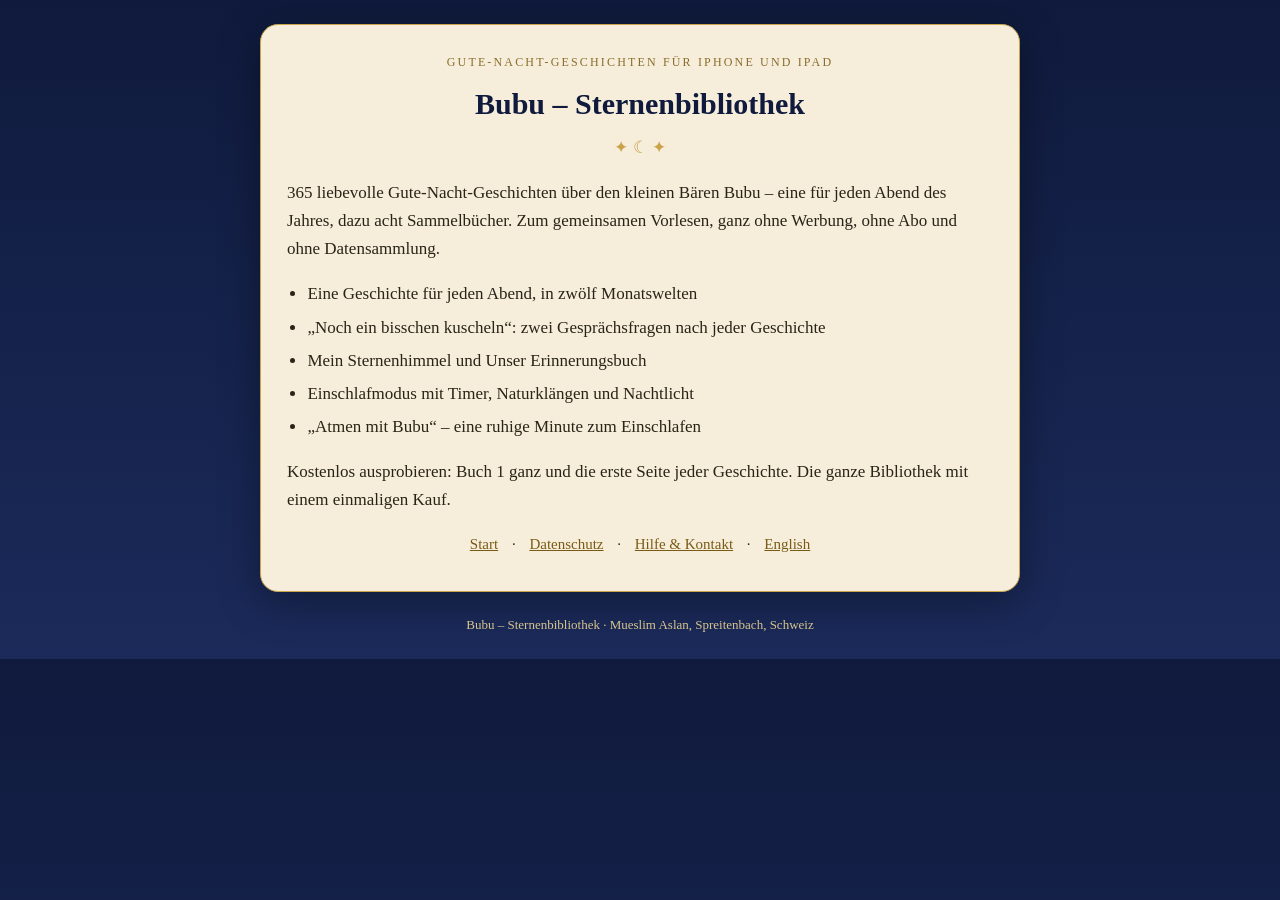
<file: index.html>
<!doctype html>
<html lang="de"><head><meta charset="utf-8"><meta name="viewport" content="width=device-width,initial-scale=1">
<title>Bubu – Sternenbibliothek</title><link rel="stylesheet" href="stil.css"></head>
<body><main><header><div class="ober">Gute-Nacht-Geschichten für iPhone und iPad</div><h1>Bubu – Sternenbibliothek</h1><div class="stern">✦ ☾ ✦</div></header>
<p>365 liebevolle Gute-Nacht-Geschichten über den kleinen Bären Bubu – eine für jeden Abend des Jahres, dazu acht Sammelbücher. Zum gemeinsamen Vorlesen, ganz ohne Werbung, ohne Abo und ohne Datensammlung.</p>
<ul><li>Eine Geschichte für jeden Abend, in zwölf Monatswelten</li><li>„Noch ein bisschen kuscheln“: zwei Gesprächsfragen nach jeder Geschichte</li><li>Mein Sternenhimmel und Unser Erinnerungsbuch</li><li>Einschlafmodus mit Timer, Naturklängen und Nachtlicht</li><li>„Atmen mit Bubu“ – eine ruhige Minute zum Einschlafen</li></ul>
<p>Kostenlos ausprobieren: Buch 1 ganz und die erste Seite jeder Geschichte. Die ganze Bibliothek mit einem einmaligen Kauf.</p>
<nav><a href="index.html">Start</a> · <a href="datenschutz.html">Datenschutz</a> · <a href="hilfe.html">Hilfe &amp; Kontakt</a> · <a href="en/index.html">English</a></nav></main><footer>Bubu – Sternenbibliothek · Mueslim Aslan, Spreitenbach, Schweiz</footer></body></html>
</file>
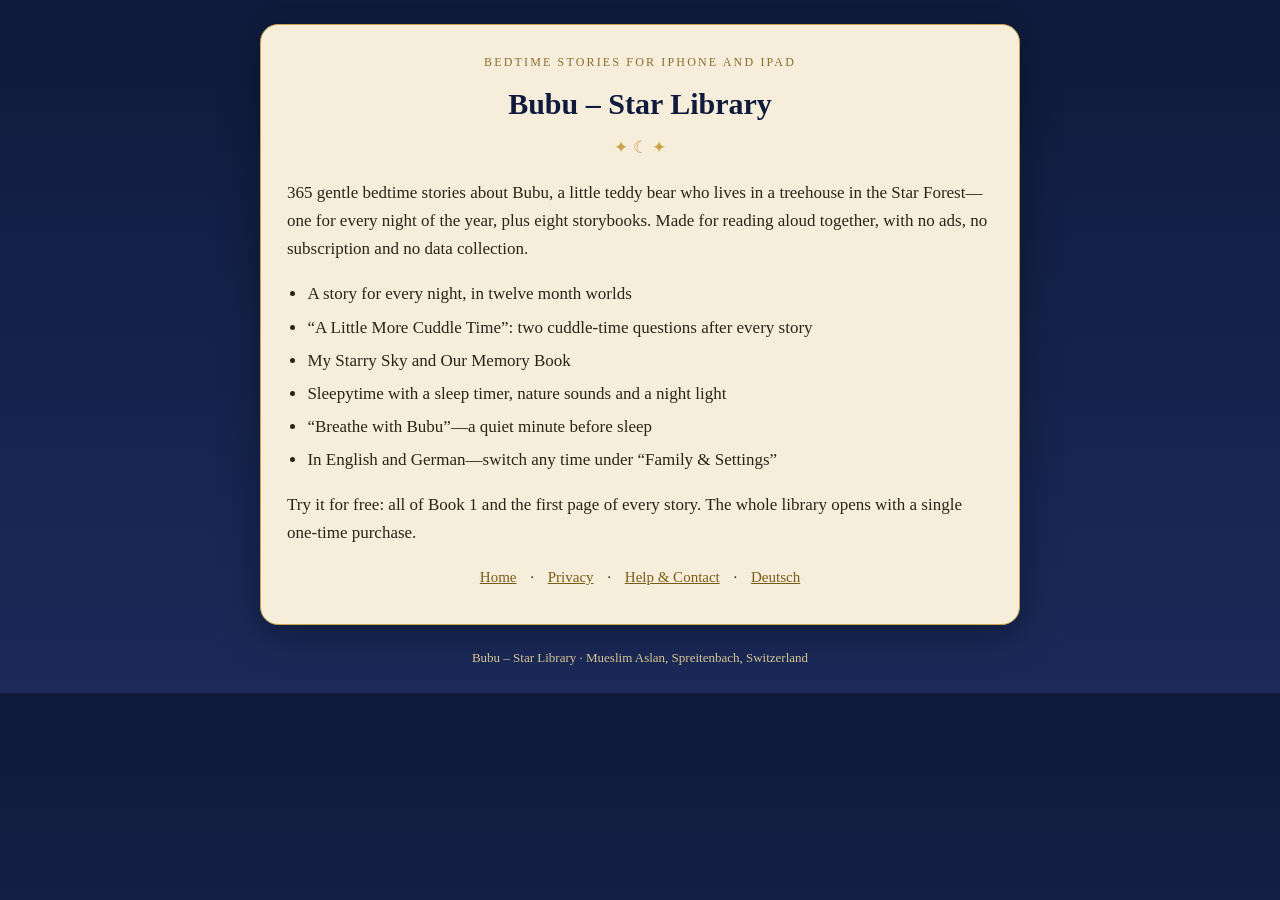
<file: en/index.html>
<!doctype html>
<html lang="en"><head><meta charset="utf-8"><meta name="viewport" content="width=device-width,initial-scale=1">
<title>Bubu – Star Library</title><link rel="stylesheet" href="../stil.css"></head>
<body><main><header><div class="ober">Bedtime stories for iPhone and iPad</div><h1>Bubu – Star Library</h1><div class="stern">✦ ☾ ✦</div></header>
<p>365 gentle bedtime stories about Bubu, a little teddy bear who lives in a treehouse in the Star Forest—one for every night of the year, plus eight storybooks. Made for reading aloud together, with no ads, no subscription and no data collection.</p>
<ul><li>A story for every night, in twelve month worlds</li><li>“A Little More Cuddle Time”: two cuddle-time questions after every story</li><li>My Starry Sky and Our Memory Book</li><li>Sleepytime with a sleep timer, nature sounds and a night light</li><li>“Breathe with Bubu”—a quiet minute before sleep</li><li>In English and German—switch any time under “Family &amp; Settings”</li></ul>
<p>Try it for free: all of Book 1 and the first page of every story. The whole library opens with a single one-time purchase.</p>
<nav><a href="index.html">Home</a> · <a href="privacy.html">Privacy</a> · <a href="help.html">Help &amp; Contact</a> · <a href="../index.html">Deutsch</a></nav></main><footer>Bubu – Star Library · Mueslim Aslan, Spreitenbach, Switzerland</footer></body></html>
</file>
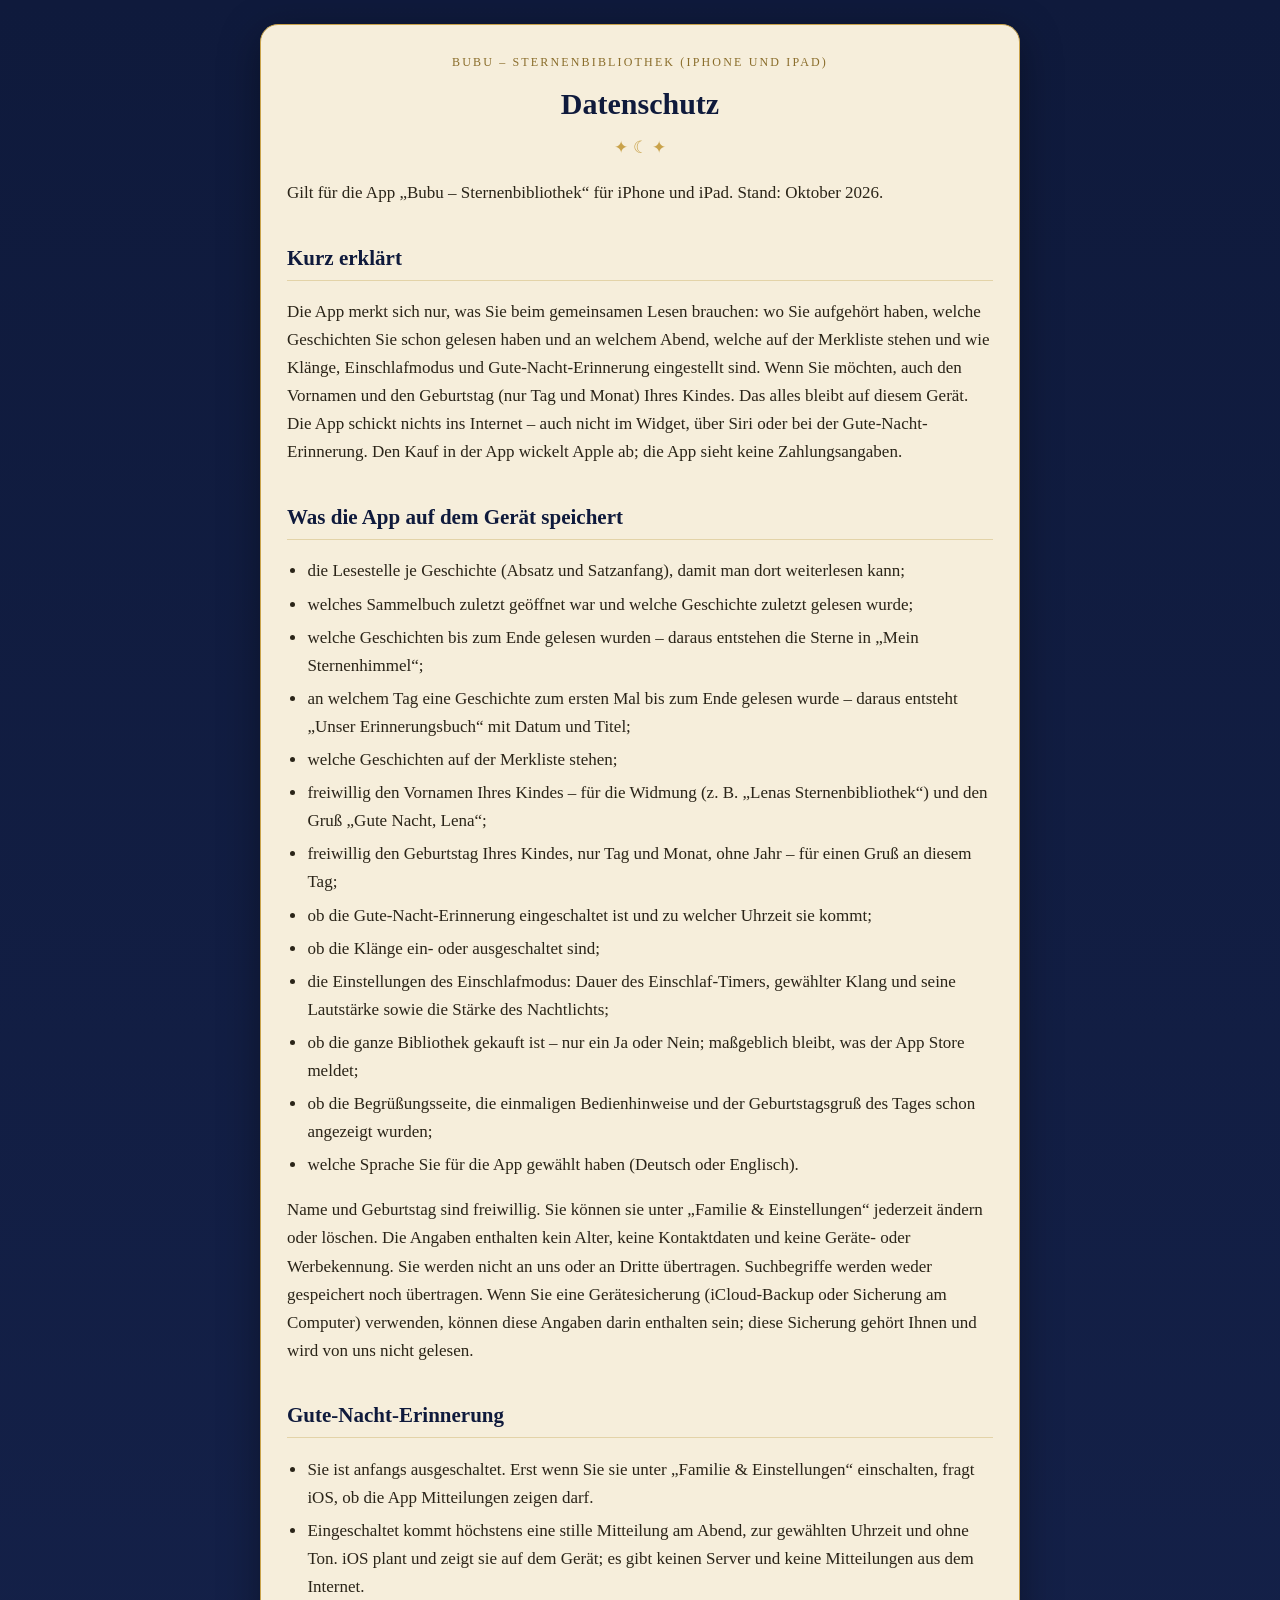
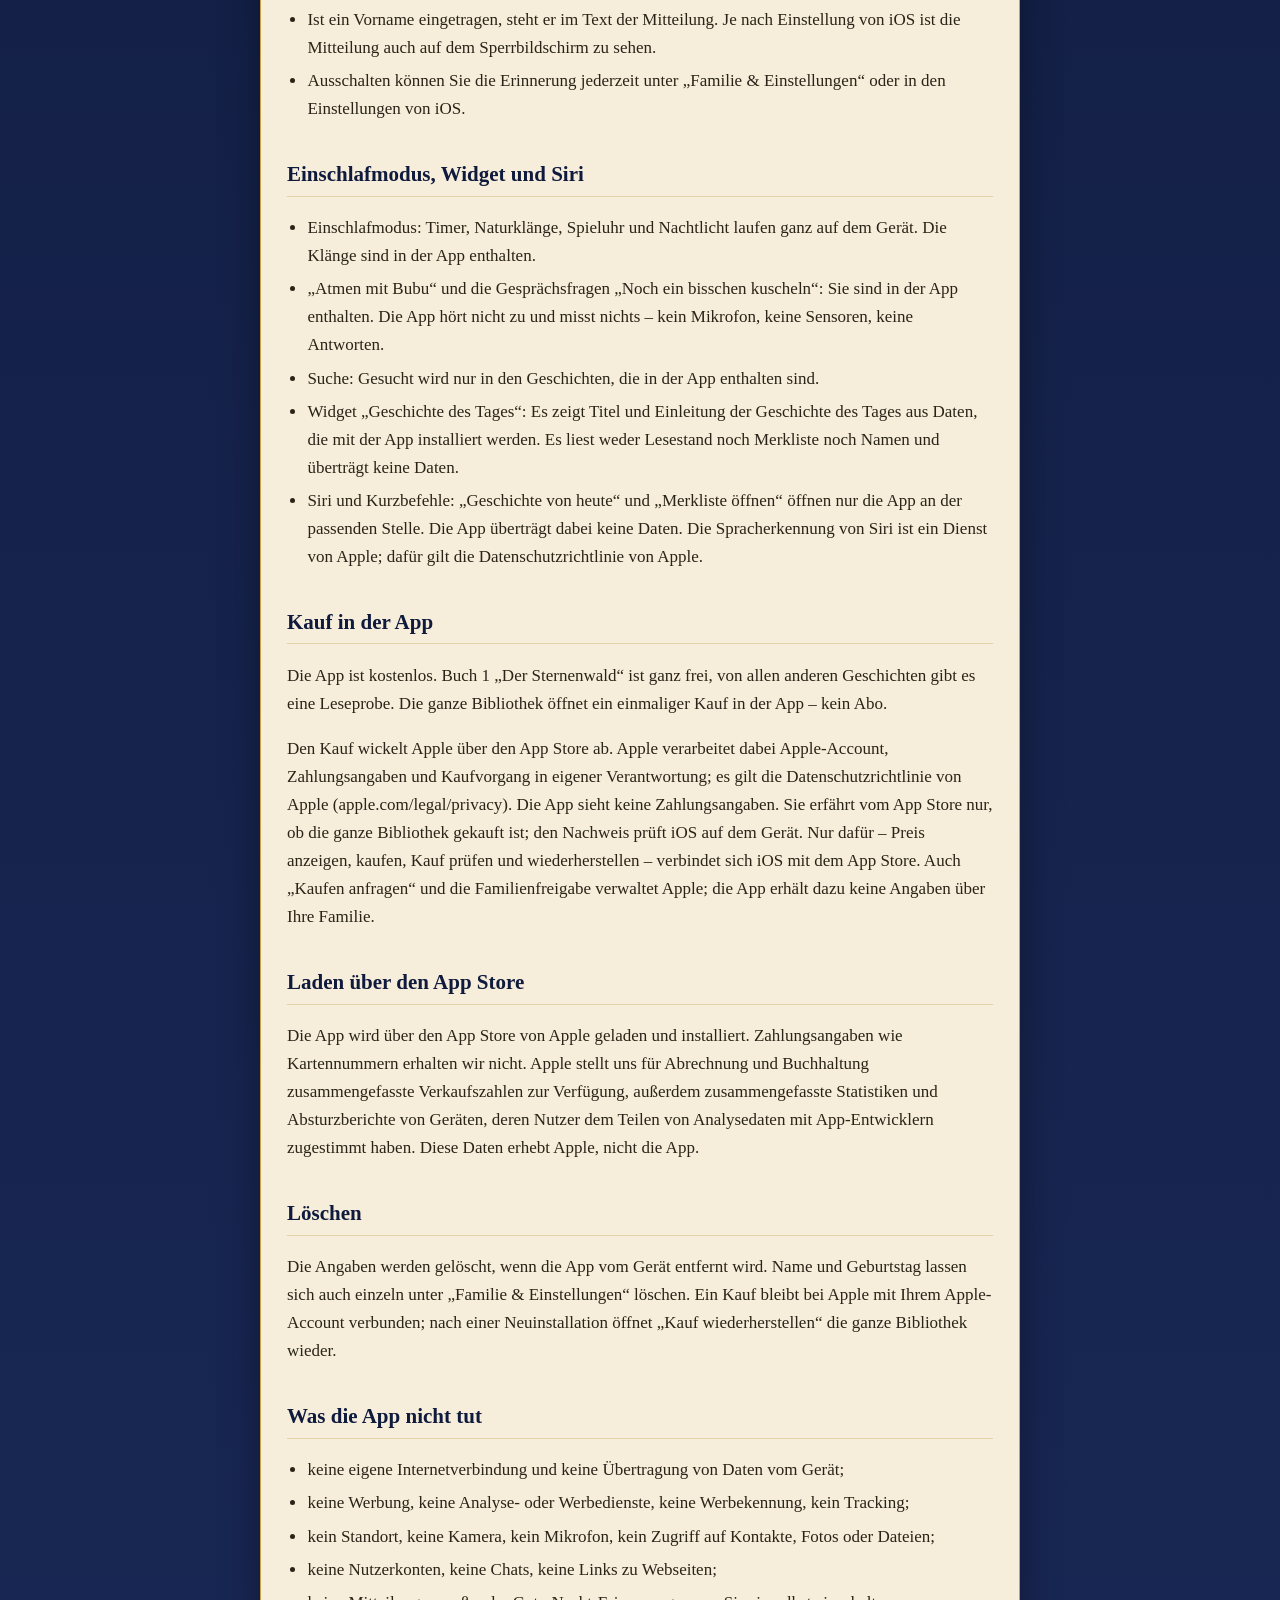
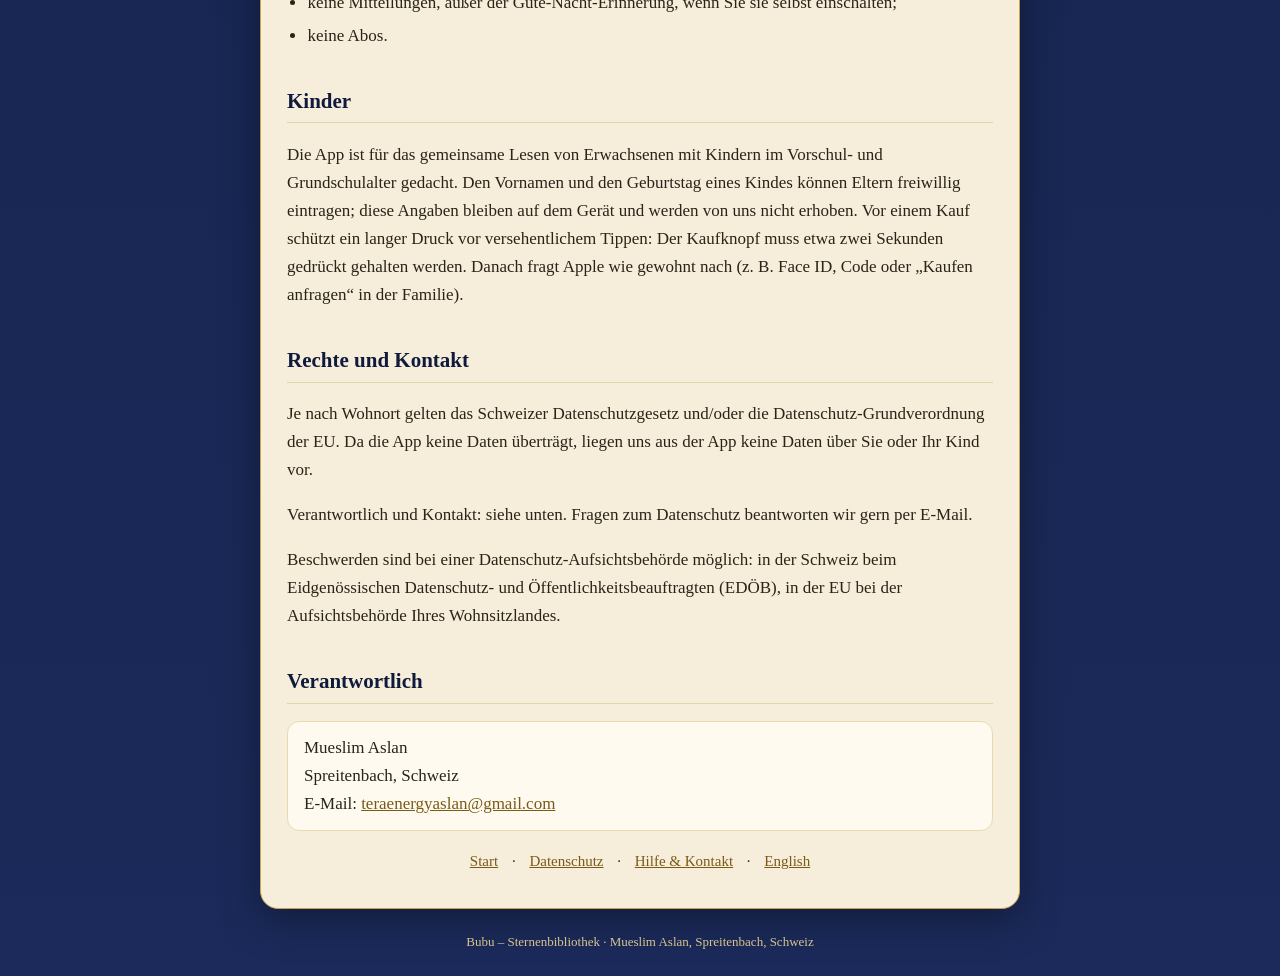
<file: datenschutz.html>
<!doctype html>
<html lang="de"><head><meta charset="utf-8"><meta name="viewport" content="width=device-width,initial-scale=1">
<title>Datenschutz – Bubu – Sternenbibliothek</title><link rel="stylesheet" href="stil.css"></head>
<body><main><header><div class="ober">Bubu – Sternenbibliothek (iPhone und iPad)</div><h1>Datenschutz</h1><div class="stern">✦ ☾ ✦</div></header>
<p>Gilt für die App „Bubu – Sternenbibliothek“ für iPhone und iPad. Stand: Oktober 2026.</p>
<h2>Kurz erklärt</h2>
<p>Die App merkt sich nur, was Sie beim gemeinsamen Lesen brauchen: wo Sie aufgehört haben, welche Geschichten Sie schon gelesen haben und an welchem Abend, welche auf der Merkliste stehen und wie Klänge, Einschlafmodus und Gute-Nacht-Erinnerung eingestellt sind. Wenn Sie möchten, auch den Vornamen und den Geburtstag (nur Tag und Monat) Ihres Kindes. Das alles bleibt auf diesem Gerät. Die App schickt nichts ins Internet – auch nicht im Widget, über Siri oder bei der Gute-Nacht-Erinnerung. Den Kauf in der App wickelt Apple ab; die App sieht keine Zahlungsangaben.</p>
<h2>Was die App auf dem Gerät speichert</h2>
<ul>
<li>die Lesestelle je Geschichte (Absatz und Satzanfang), damit man dort weiterlesen kann;</li>
<li>welches Sammelbuch zuletzt geöffnet war und welche Geschichte zuletzt gelesen wurde;</li>
<li>welche Geschichten bis zum Ende gelesen wurden – daraus entstehen die Sterne in „Mein Sternenhimmel“;</li>
<li>an welchem Tag eine Geschichte zum ersten Mal bis zum Ende gelesen wurde – daraus entsteht „Unser Erinnerungsbuch“ mit Datum und Titel;</li>
<li>welche Geschichten auf der Merkliste stehen;</li>
<li>freiwillig den Vornamen Ihres Kindes – für die Widmung (z. B. „Lenas Sternenbibliothek“) und den Gruß „Gute Nacht, Lena“;</li>
<li>freiwillig den Geburtstag Ihres Kindes, nur Tag und Monat, ohne Jahr – für einen Gruß an diesem Tag;</li>
<li>ob die Gute-Nacht-Erinnerung eingeschaltet ist und zu welcher Uhrzeit sie kommt;</li>
<li>ob die Klänge ein- oder ausgeschaltet sind;</li>
<li>die Einstellungen des Einschlafmodus: Dauer des Einschlaf-Timers, gewählter Klang und seine Lautstärke sowie die Stärke des Nachtlichts;</li>
<li>ob die ganze Bibliothek gekauft ist – nur ein Ja oder Nein; maßgeblich bleibt, was der App Store meldet;</li>
<li>ob die Begrüßungsseite, die einmaligen Bedienhinweise und der Geburtstagsgruß des Tages schon angezeigt wurden;</li>
<li>welche Sprache Sie für die App gewählt haben (Deutsch oder Englisch).</li>
</ul>
<p>Name und Geburtstag sind freiwillig. Sie können sie unter „Familie &amp; Einstellungen“ jederzeit ändern oder löschen. Die Angaben enthalten kein Alter, keine Kontaktdaten und keine Geräte- oder Werbekennung. Sie werden nicht an uns oder an Dritte übertragen. Suchbegriffe werden weder gespeichert noch übertragen. Wenn Sie eine Gerätesicherung (iCloud-Backup oder Sicherung am Computer) verwenden, können diese Angaben darin enthalten sein; diese Sicherung gehört Ihnen und wird von uns nicht gelesen.</p>
<h2>Gute-Nacht-Erinnerung</h2>
<ul>
<li>Sie ist anfangs ausgeschaltet. Erst wenn Sie sie unter „Familie &amp; Einstellungen“ einschalten, fragt iOS, ob die App Mitteilungen zeigen darf.</li>
<li>Eingeschaltet kommt höchstens eine stille Mitteilung am Abend, zur gewählten Uhrzeit und ohne Ton. iOS plant und zeigt sie auf dem Gerät; es gibt keinen Server und keine Mitteilungen aus dem Internet.</li>
<li>Ist ein Vorname eingetragen, steht er im Text der Mitteilung. Je nach Einstellung von iOS ist die Mitteilung auch auf dem Sperrbildschirm zu sehen.</li>
<li>Ausschalten können Sie die Erinnerung jederzeit unter „Familie &amp; Einstellungen“ oder in den Einstellungen von iOS.</li>
</ul>
<h2>Einschlafmodus, Widget und Siri</h2>
<ul>
<li>Einschlafmodus: Timer, Naturklänge, Spieluhr und Nachtlicht laufen ganz auf dem Gerät. Die Klänge sind in der App enthalten.</li>
<li>„Atmen mit Bubu“ und die Gesprächsfragen „Noch ein bisschen kuscheln“: Sie sind in der App enthalten. Die App hört nicht zu und misst nichts – kein Mikrofon, keine Sensoren, keine Antworten.</li>
<li>Suche: Gesucht wird nur in den Geschichten, die in der App enthalten sind.</li>
<li>Widget „Geschichte des Tages“: Es zeigt Titel und Einleitung der Geschichte des Tages aus Daten, die mit der App installiert werden. Es liest weder Lesestand noch Merkliste noch Namen und überträgt keine Daten.</li>
<li>Siri und Kurzbefehle: „Geschichte von heute“ und „Merkliste öffnen“ öffnen nur die App an der passenden Stelle. Die App überträgt dabei keine Daten. Die Spracherkennung von Siri ist ein Dienst von Apple; dafür gilt die Datenschutzrichtlinie von Apple.</li>
</ul>
<h2>Kauf in der App</h2>
<p>Die App ist kostenlos. Buch 1 „Der Sternenwald“ ist ganz frei, von allen anderen Geschichten gibt es eine Leseprobe. Die ganze Bibliothek öffnet ein einmaliger Kauf in der App – kein Abo.</p>
<p>Den Kauf wickelt Apple über den App Store ab. Apple verarbeitet dabei Apple-Account, Zahlungsangaben und Kaufvorgang in eigener Verantwortung; es gilt die Datenschutzrichtlinie von Apple (apple.com/legal/privacy). Die App sieht keine Zahlungsangaben. Sie erfährt vom App Store nur, ob die ganze Bibliothek gekauft ist; den Nachweis prüft iOS auf dem Gerät. Nur dafür – Preis anzeigen, kaufen, Kauf prüfen und wiederherstellen – verbindet sich iOS mit dem App Store. Auch „Kaufen anfragen“ und die Familienfreigabe verwaltet Apple; die App erhält dazu keine Angaben über Ihre Familie.</p>
<h2>Laden über den App Store</h2>
<p>Die App wird über den App Store von Apple geladen und installiert. Zahlungsangaben wie Kartennummern erhalten wir nicht. Apple stellt uns für Abrechnung und Buchhaltung zusammengefasste Verkaufszahlen zur Verfügung, außerdem zusammengefasste Statistiken und Absturzberichte von Geräten, deren Nutzer dem Teilen von Analysedaten mit App-Entwicklern zugestimmt haben. Diese Daten erhebt Apple, nicht die App.</p>
<h2>Löschen</h2>
<p>Die Angaben werden gelöscht, wenn die App vom Gerät entfernt wird. Name und Geburtstag lassen sich auch einzeln unter „Familie &amp; Einstellungen“ löschen. Ein Kauf bleibt bei Apple mit Ihrem Apple-Account verbunden; nach einer Neuinstallation öffnet „Kauf wiederherstellen“ die ganze Bibliothek wieder.</p>
<h2>Was die App nicht tut</h2>
<ul>
<li>keine eigene Internetverbindung und keine Übertragung von Daten vom Gerät;</li>
<li>keine Werbung, keine Analyse- oder Werbedienste, keine Werbekennung, kein Tracking;</li>
<li>kein Standort, keine Kamera, kein Mikrofon, kein Zugriff auf Kontakte, Fotos oder Dateien;</li>
<li>keine Nutzerkonten, keine Chats, keine Links zu Webseiten;</li>
<li>keine Mitteilungen, außer der Gute-Nacht-Erinnerung, wenn Sie sie selbst einschalten;</li>
<li>keine Abos.</li>
</ul>
<h2>Kinder</h2>
<p>Die App ist für das gemeinsame Lesen von Erwachsenen mit Kindern im Vorschul- und Grundschulalter gedacht. Den Vornamen und den Geburtstag eines Kindes können Eltern freiwillig eintragen; diese Angaben bleiben auf dem Gerät und werden von uns nicht erhoben. Vor einem Kauf schützt ein langer Druck vor versehentlichem Tippen: Der Kaufknopf muss etwa zwei Sekunden gedrückt gehalten werden. Danach fragt Apple wie gewohnt nach (z. B. Face ID, Code oder „Kaufen anfragen“ in der Familie).</p>
<h2>Rechte und Kontakt</h2>
<p>Je nach Wohnort gelten das Schweizer Datenschutzgesetz und/oder die Datenschutz-Grundverordnung der EU. Da die App keine Daten überträgt, liegen uns aus der App keine Daten über Sie oder Ihr Kind vor.</p>
<p>Verantwortlich und Kontakt: siehe unten. Fragen zum Datenschutz beantworten wir gern per E-Mail.</p>
<p>Beschwerden sind bei einer Datenschutz-Aufsichtsbehörde möglich: in der Schweiz beim Eidgenössischen Datenschutz- und Öffentlichkeitsbeauftragten (EDÖB), in der EU bei der Aufsichtsbehörde Ihres Wohnsitzlandes.</p>
<h2>Verantwortlich</h2><div class="karte">Mueslim Aslan<br>Spreitenbach, Schweiz<br>E-Mail: <a href="mailto:teraenergyaslan@gmail.com">teraenergyaslan@gmail.com</a></div>
<nav><a href="index.html">Start</a> · <a href="datenschutz.html">Datenschutz</a> · <a href="hilfe.html">Hilfe &amp; Kontakt</a> · <a href="en/index.html">English</a></nav></main><footer>Bubu – Sternenbibliothek · Mueslim Aslan, Spreitenbach, Schweiz</footer></body></html>
</file>
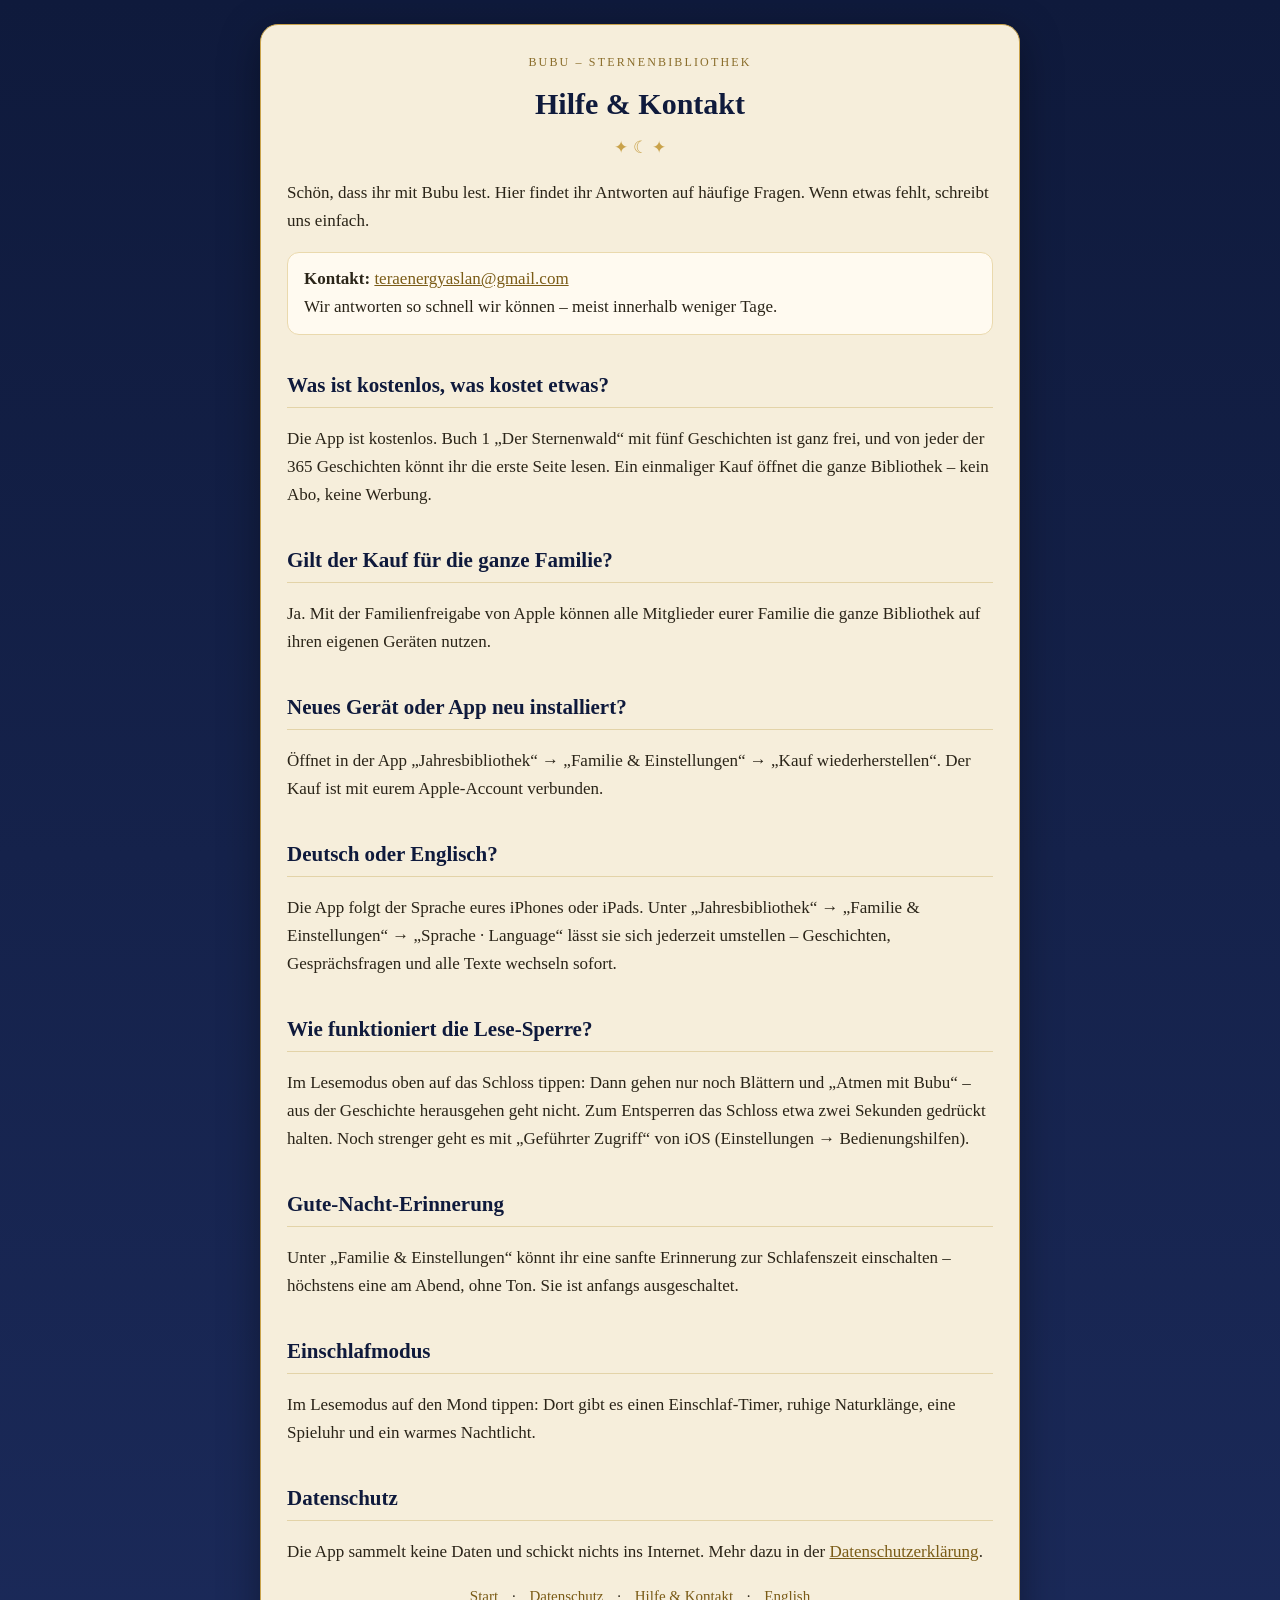
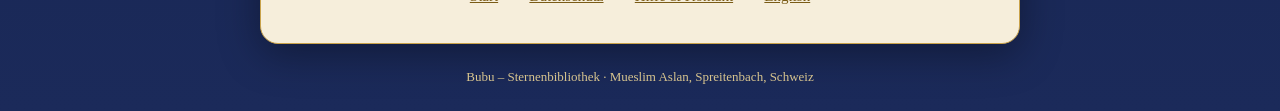
<file: hilfe.html>
<!doctype html>
<html lang="de"><head><meta charset="utf-8"><meta name="viewport" content="width=device-width,initial-scale=1">
<title>Hilfe & Kontakt – Bubu – Sternenbibliothek</title><link rel="stylesheet" href="stil.css"></head>
<body><main><header><div class="ober">Bubu – Sternenbibliothek</div><h1>Hilfe &amp; Kontakt</h1><div class="stern">✦ ☾ ✦</div></header>
<p>Schön, dass ihr mit Bubu lest. Hier findet ihr Antworten auf häufige Fragen. Wenn etwas fehlt, schreibt uns einfach.</p>
<div class="karte"><strong>Kontakt:</strong> <a href="mailto:teraenergyaslan@gmail.com">teraenergyaslan@gmail.com</a><br>Wir antworten so schnell wir können – meist innerhalb weniger Tage.</div>
<h2>Was ist kostenlos, was kostet etwas?</h2><p>Die App ist kostenlos. Buch 1 „Der Sternenwald“ mit fünf Geschichten ist ganz frei, und von jeder der 365 Geschichten könnt ihr die erste Seite lesen. Ein einmaliger Kauf öffnet die ganze Bibliothek – kein Abo, keine Werbung.</p>
<h2>Gilt der Kauf für die ganze Familie?</h2><p>Ja. Mit der Familienfreigabe von Apple können alle Mitglieder eurer Familie die ganze Bibliothek auf ihren eigenen Geräten nutzen.</p>
<h2>Neues Gerät oder App neu installiert?</h2><p>Öffnet in der App „Jahresbibliothek“ → „Familie &amp; Einstellungen“ → „Kauf wiederherstellen“. Der Kauf ist mit eurem Apple-Account verbunden.</p>
<h2>Deutsch oder Englisch?</h2><p>Die App folgt der Sprache eures iPhones oder iPads. Unter „Jahresbibliothek“ → „Familie &amp; Einstellungen“ → „Sprache · Language“ lässt sie sich jederzeit umstellen – Geschichten, Gesprächsfragen und alle Texte wechseln sofort.</p>
<h2>Wie funktioniert die Lese-Sperre?</h2><p>Im Lesemodus oben auf das Schloss tippen: Dann gehen nur noch Blättern und „Atmen mit Bubu“ – aus der Geschichte herausgehen geht nicht. Zum Entsperren das Schloss etwa zwei Sekunden gedrückt halten. Noch strenger geht es mit „Geführter Zugriff“ von iOS (Einstellungen → Bedienungshilfen).</p>
<h2>Gute-Nacht-Erinnerung</h2><p>Unter „Familie &amp; Einstellungen“ könnt ihr eine sanfte Erinnerung zur Schlafenszeit einschalten – höchstens eine am Abend, ohne Ton. Sie ist anfangs ausgeschaltet.</p>
<h2>Einschlafmodus</h2><p>Im Lesemodus auf den Mond tippen: Dort gibt es einen Einschlaf-Timer, ruhige Naturklänge, eine Spieluhr und ein warmes Nachtlicht.</p>
<h2>Datenschutz</h2><p>Die App sammelt keine Daten und schickt nichts ins Internet. Mehr dazu in der <a href="datenschutz.html">Datenschutzerklärung</a>.</p>
<nav><a href="index.html">Start</a> · <a href="datenschutz.html">Datenschutz</a> · <a href="hilfe.html">Hilfe &amp; Kontakt</a> · <a href="en/index.html">English</a></nav></main><footer>Bubu – Sternenbibliothek · Mueslim Aslan, Spreitenbach, Schweiz</footer></body></html>
</file>
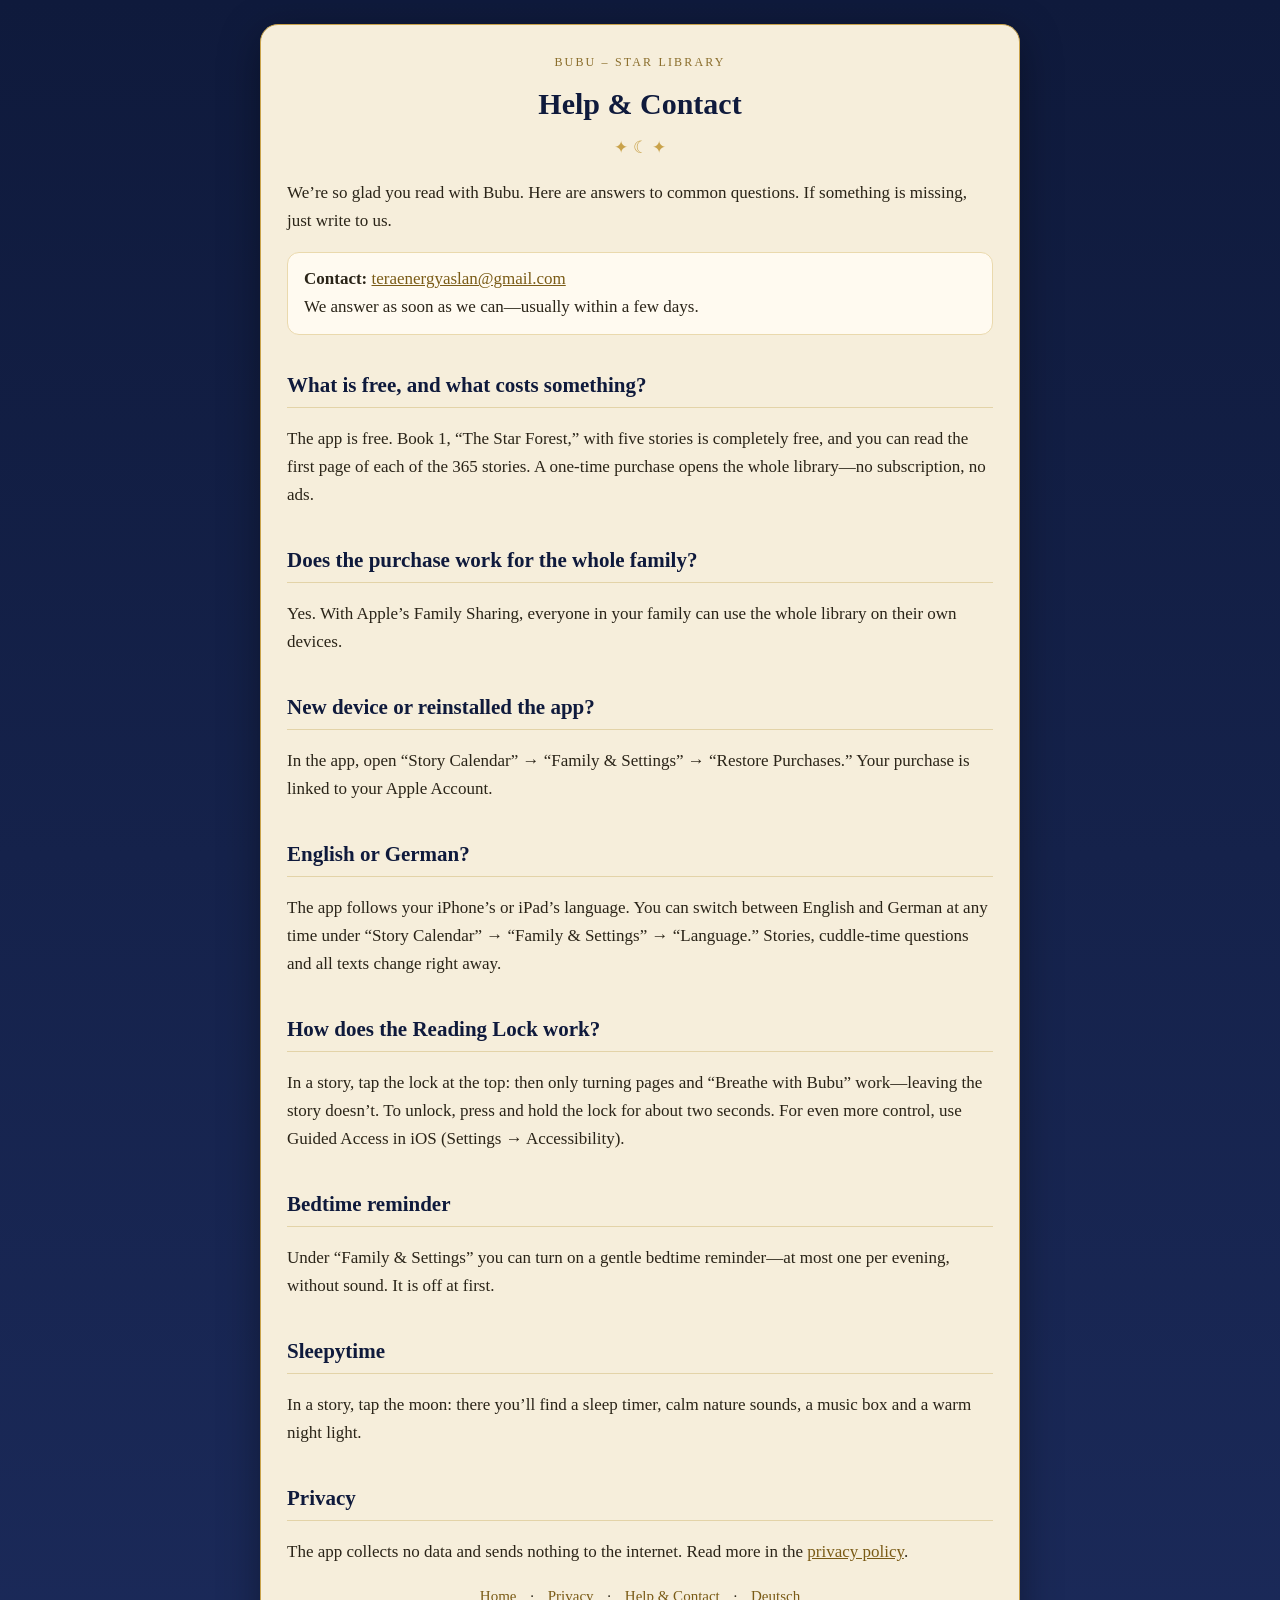
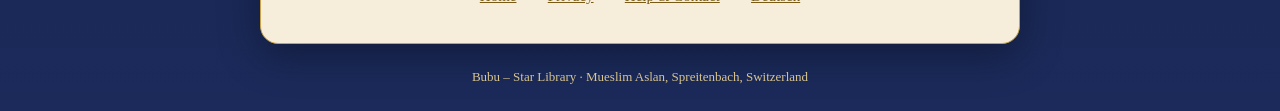
<file: en/help.html>
<!doctype html>
<html lang="en"><head><meta charset="utf-8"><meta name="viewport" content="width=device-width,initial-scale=1">
<title>Help &amp; Contact – Bubu – Star Library</title><link rel="stylesheet" href="../stil.css"></head>
<body><main><header><div class="ober">Bubu – Star Library</div><h1>Help &amp; Contact</h1><div class="stern">✦ ☾ ✦</div></header>
<p>We’re so glad you read with Bubu. Here are answers to common questions. If something is missing, just write to us.</p>
<div class="karte"><strong>Contact:</strong> <a href="mailto:teraenergyaslan@gmail.com">teraenergyaslan@gmail.com</a><br>We answer as soon as we can—usually within a few days.</div>
<h2>What is free, and what costs something?</h2><p>The app is free. Book 1, “The Star Forest,” with five stories is completely free, and you can read the first page of each of the 365 stories. A one-time purchase opens the whole library—no subscription, no ads.</p>
<h2>Does the purchase work for the whole family?</h2><p>Yes. With Apple’s Family Sharing, everyone in your family can use the whole library on their own devices.</p>
<h2>New device or reinstalled the app?</h2><p>In the app, open “Story Calendar” → “Family &amp; Settings” → “Restore Purchases.” Your purchase is linked to your Apple Account.</p>
<h2>English or German?</h2><p>The app follows your iPhone’s or iPad’s language. You can switch between English and German at any time under “Story Calendar” → “Family &amp; Settings” → “Language.” Stories, cuddle-time questions and all texts change right away.</p>
<h2>How does the Reading Lock work?</h2><p>In a story, tap the lock at the top: then only turning pages and “Breathe with Bubu” work—leaving the story doesn’t. To unlock, press and hold the lock for about two seconds. For even more control, use Guided Access in iOS (Settings → Accessibility).</p>
<h2>Bedtime reminder</h2><p>Under “Family &amp; Settings” you can turn on a gentle bedtime reminder—at most one per evening, without sound. It is off at first.</p>
<h2>Sleepytime</h2><p>In a story, tap the moon: there you’ll find a sleep timer, calm nature sounds, a music box and a warm night light.</p>
<h2>Privacy</h2><p>The app collects no data and sends nothing to the internet. Read more in the <a href="privacy.html">privacy policy</a>.</p>
<nav><a href="index.html">Home</a> · <a href="privacy.html">Privacy</a> · <a href="help.html">Help &amp; Contact</a> · <a href="../index.html">Deutsch</a></nav></main><footer>Bubu – Star Library · Mueslim Aslan, Spreitenbach, Switzerland</footer></body></html>
</file>
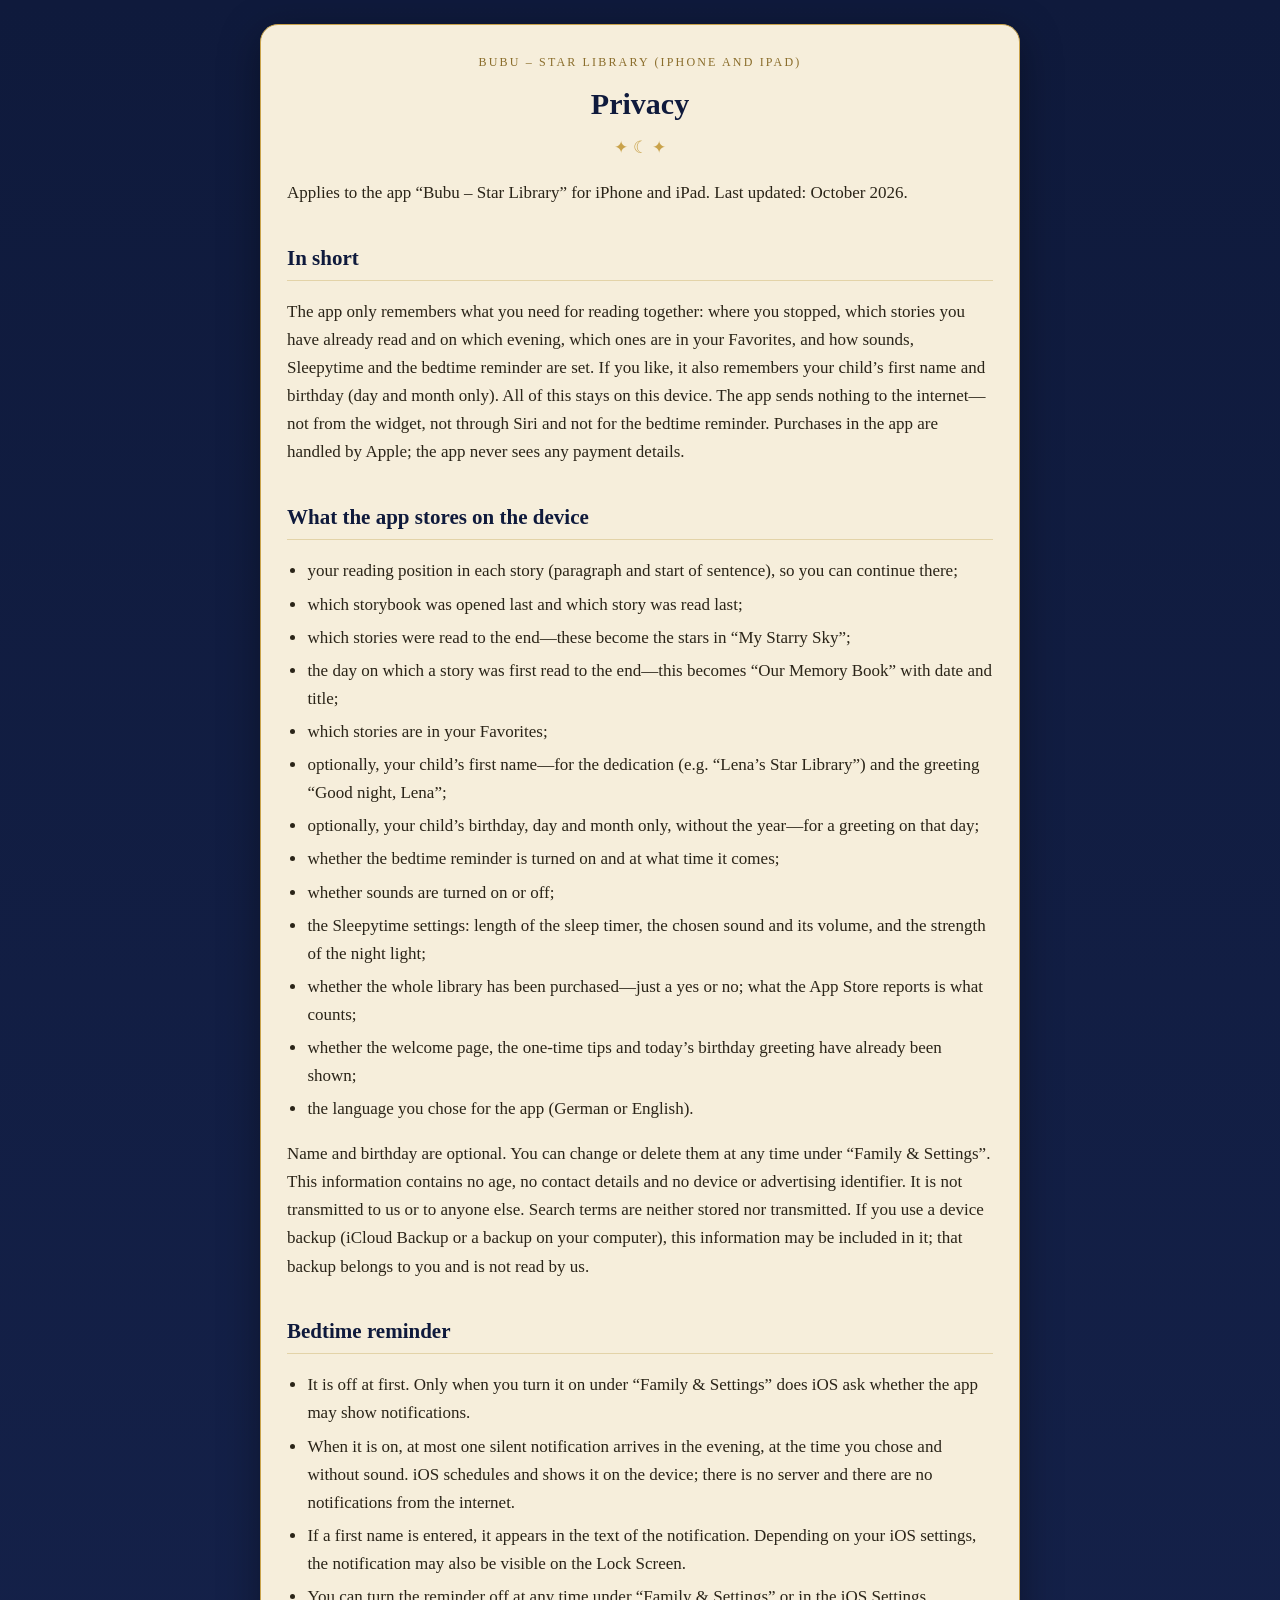
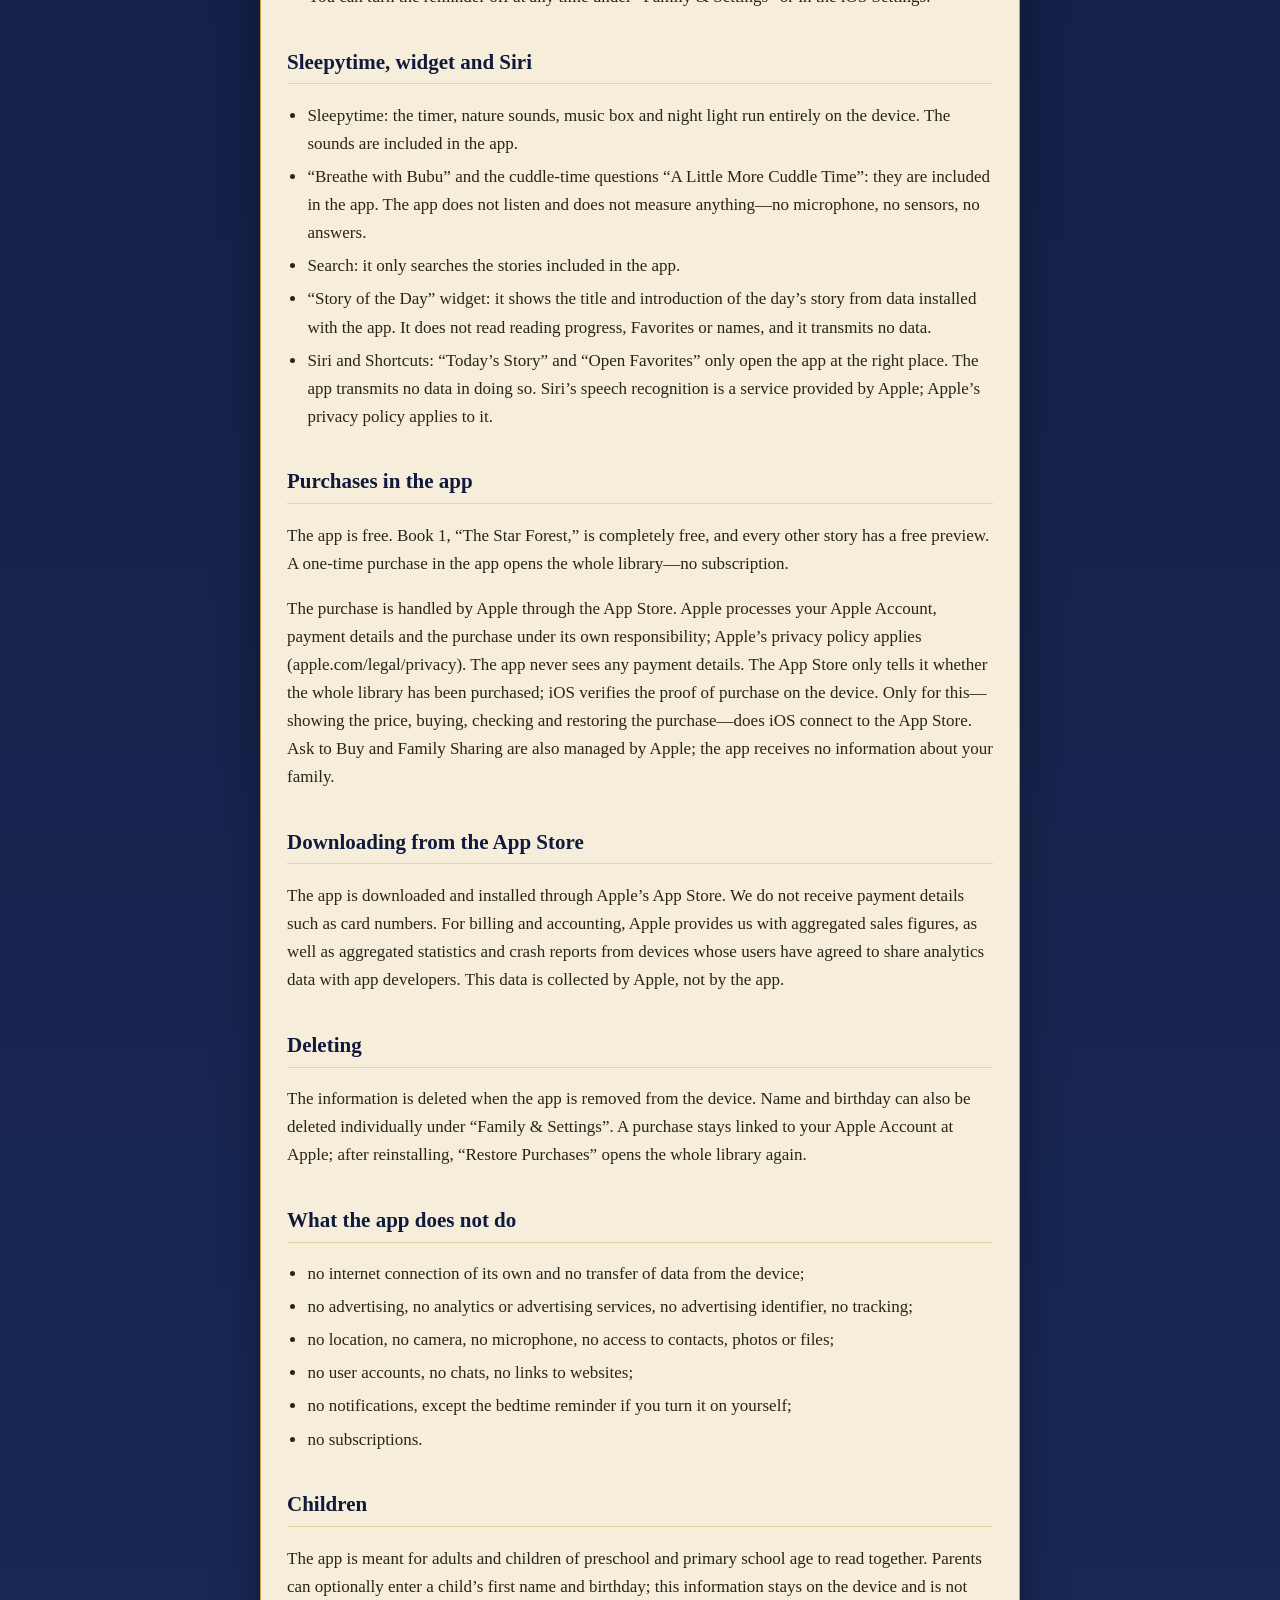
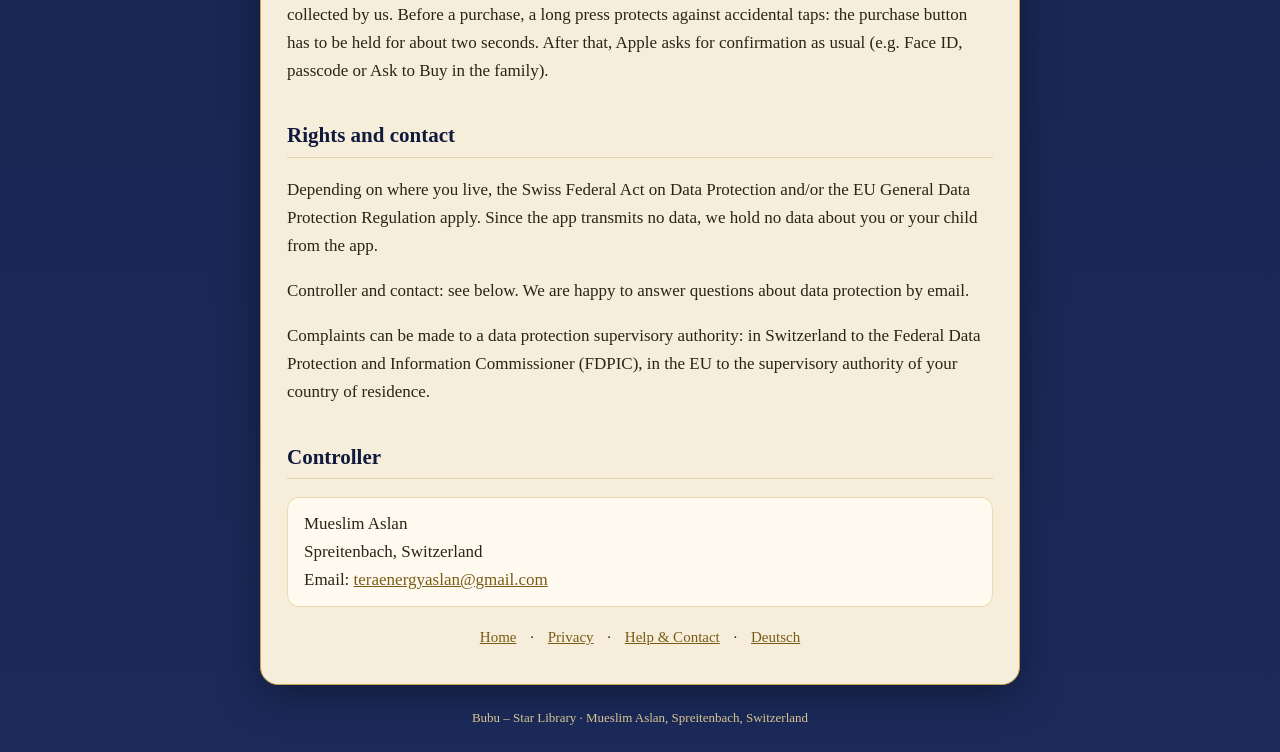
<file: en/privacy.html>
<!doctype html>
<html lang="en"><head><meta charset="utf-8"><meta name="viewport" content="width=device-width,initial-scale=1">
<title>Privacy – Bubu – Star Library</title><link rel="stylesheet" href="../stil.css"></head>
<body><main><header><div class="ober">Bubu – Star Library (iPhone and iPad)</div><h1>Privacy</h1><div class="stern">✦ ☾ ✦</div></header>
<p>Applies to the app “Bubu – Star Library” for iPhone and iPad. Last updated: October 2026.</p>
<h2>In short</h2>
<p>The app only remembers what you need for reading together: where you stopped, which stories you have already read and on which evening, which ones are in your Favorites, and how sounds, Sleepytime and the bedtime reminder are set. If you like, it also remembers your child’s first name and birthday (day and month only). All of this stays on this device. The app sends nothing to the internet—not from the widget, not through Siri and not for the bedtime reminder. Purchases in the app are handled by Apple; the app never sees any payment details.</p>
<h2>What the app stores on the device</h2>
<ul>
<li>your reading position in each story (paragraph and start of sentence), so you can continue there;</li>
<li>which storybook was opened last and which story was read last;</li>
<li>which stories were read to the end—these become the stars in “My Starry Sky”;</li>
<li>the day on which a story was first read to the end—this becomes “Our Memory Book” with date and title;</li>
<li>which stories are in your Favorites;</li>
<li>optionally, your child’s first name—for the dedication (e.g. “Lena’s Star Library”) and the greeting “Good night, Lena”;</li>
<li>optionally, your child’s birthday, day and month only, without the year—for a greeting on that day;</li>
<li>whether the bedtime reminder is turned on and at what time it comes;</li>
<li>whether sounds are turned on or off;</li>
<li>the Sleepytime settings: length of the sleep timer, the chosen sound and its volume, and the strength of the night light;</li>
<li>whether the whole library has been purchased—just a yes or no; what the App Store reports is what counts;</li>
<li>whether the welcome page, the one-time tips and today’s birthday greeting have already been shown;</li>
<li>the language you chose for the app (German or English).</li>
</ul>
<p>Name and birthday are optional. You can change or delete them at any time under “Family &amp; Settings”. This information contains no age, no contact details and no device or advertising identifier. It is not transmitted to us or to anyone else. Search terms are neither stored nor transmitted. If you use a device backup (iCloud Backup or a backup on your computer), this information may be included in it; that backup belongs to you and is not read by us.</p>
<h2>Bedtime reminder</h2>
<ul>
<li>It is off at first. Only when you turn it on under “Family &amp; Settings” does iOS ask whether the app may show notifications.</li>
<li>When it is on, at most one silent notification arrives in the evening, at the time you chose and without sound. iOS schedules and shows it on the device; there is no server and there are no notifications from the internet.</li>
<li>If a first name is entered, it appears in the text of the notification. Depending on your iOS settings, the notification may also be visible on the Lock Screen.</li>
<li>You can turn the reminder off at any time under “Family &amp; Settings” or in the iOS Settings.</li>
</ul>
<h2>Sleepytime, widget and Siri</h2>
<ul>
<li>Sleepytime: the timer, nature sounds, music box and night light run entirely on the device. The sounds are included in the app.</li>
<li>“Breathe with Bubu” and the cuddle-time questions “A Little More Cuddle Time”: they are included in the app. The app does not listen and does not measure anything—no microphone, no sensors, no answers.</li>
<li>Search: it only searches the stories included in the app.</li>
<li>“Story of the Day” widget: it shows the title and introduction of the day’s story from data installed with the app. It does not read reading progress, Favorites or names, and it transmits no data.</li>
<li>Siri and Shortcuts: “Today’s Story” and “Open Favorites” only open the app at the right place. The app transmits no data in doing so. Siri’s speech recognition is a service provided by Apple; Apple’s privacy policy applies to it.</li>
</ul>
<h2>Purchases in the app</h2>
<p>The app is free. Book 1, “The Star Forest,” is completely free, and every other story has a free preview. A one-time purchase in the app opens the whole library—no subscription.</p>
<p>The purchase is handled by Apple through the App Store. Apple processes your Apple Account, payment details and the purchase under its own responsibility; Apple’s privacy policy applies (apple.com/legal/privacy). The app never sees any payment details. The App Store only tells it whether the whole library has been purchased; iOS verifies the proof of purchase on the device. Only for this—showing the price, buying, checking and restoring the purchase—does iOS connect to the App Store. Ask to Buy and Family Sharing are also managed by Apple; the app receives no information about your family.</p>
<h2>Downloading from the App Store</h2>
<p>The app is downloaded and installed through Apple’s App Store. We do not receive payment details such as card numbers. For billing and accounting, Apple provides us with aggregated sales figures, as well as aggregated statistics and crash reports from devices whose users have agreed to share analytics data with app developers. This data is collected by Apple, not by the app.</p>
<h2>Deleting</h2>
<p>The information is deleted when the app is removed from the device. Name and birthday can also be deleted individually under “Family &amp; Settings”. A purchase stays linked to your Apple Account at Apple; after reinstalling, “Restore Purchases” opens the whole library again.</p>
<h2>What the app does not do</h2>
<ul>
<li>no internet connection of its own and no transfer of data from the device;</li>
<li>no advertising, no analytics or advertising services, no advertising identifier, no tracking;</li>
<li>no location, no camera, no microphone, no access to contacts, photos or files;</li>
<li>no user accounts, no chats, no links to websites;</li>
<li>no notifications, except the bedtime reminder if you turn it on yourself;</li>
<li>no subscriptions.</li>
</ul>
<h2>Children</h2>
<p>The app is meant for adults and children of preschool and primary school age to read together. Parents can optionally enter a child’s first name and birthday; this information stays on the device and is not collected by us. Before a purchase, a long press protects against accidental taps: the purchase button has to be held for about two seconds. After that, Apple asks for confirmation as usual (e.g. Face ID, passcode or Ask to Buy in the family).</p>
<h2>Rights and contact</h2>
<p>Depending on where you live, the Swiss Federal Act on Data Protection and/or the EU General Data Protection Regulation apply. Since the app transmits no data, we hold no data about you or your child from the app.</p>
<p>Controller and contact: see below. We are happy to answer questions about data protection by email.</p>
<p>Complaints can be made to a data protection supervisory authority: in Switzerland to the Federal Data Protection and Information Commissioner (FDPIC), in the EU to the supervisory authority of your country of residence.</p>
<h2>Controller</h2><div class="karte">Mueslim Aslan<br>Spreitenbach, Switzerland<br>Email: <a href="mailto:teraenergyaslan@gmail.com">teraenergyaslan@gmail.com</a></div>
<nav><a href="index.html">Home</a> · <a href="privacy.html">Privacy</a> · <a href="help.html">Help &amp; Contact</a> · <a href="../index.html">Deutsch</a></nav></main><footer>Bubu – Star Library · Mueslim Aslan, Spreitenbach, Switzerland</footer></body></html>
</file>
<file: stil.css>
:root{--nacht:#0f1a3c;--nacht2:#1b2a5a;--gold:#c9a24a;--pergament:#f6eedb;--tinte:#2a2418}
*{box-sizing:border-box}body{margin:0;background:linear-gradient(#0f1a3c,#1b2a5a);color:var(--tinte);font:17px/1.65 Georgia,"Times New Roman",serif;padding:24px 16px}
main{max-width:760px;margin:0 auto;background:var(--pergament);border:1px solid var(--gold);border-radius:18px;padding:28px 26px;box-shadow:0 10px 40px rgba(0,0,0,.35)}
header{text-align:center;margin-bottom:8px}header .ober{letter-spacing:.18em;font-size:12px;color:#8a6d2b;text-transform:uppercase}
h1{font-size:30px;margin:.2em 0 .1em;color:var(--nacht)}h2{font-size:21px;color:var(--nacht);margin-top:1.6em;border-bottom:1px solid #e3d3a8;padding-bottom:.2em}
a{color:#7a5b16}nav{text-align:center;margin:18px 0 6px;font-size:15px}nav a{margin:0 10px}
.stern{text-align:center;color:var(--gold);margin:6px 0 14px}footer{text-align:center;color:#d8c58f;font-size:13px;margin-top:22px}
ul{padding-left:1.2em}li{margin:.3em 0}.karte{background:#fffaf0;border:1px solid #ead9ad;border-radius:12px;padding:12px 16px;margin:12px 0}
</file>
